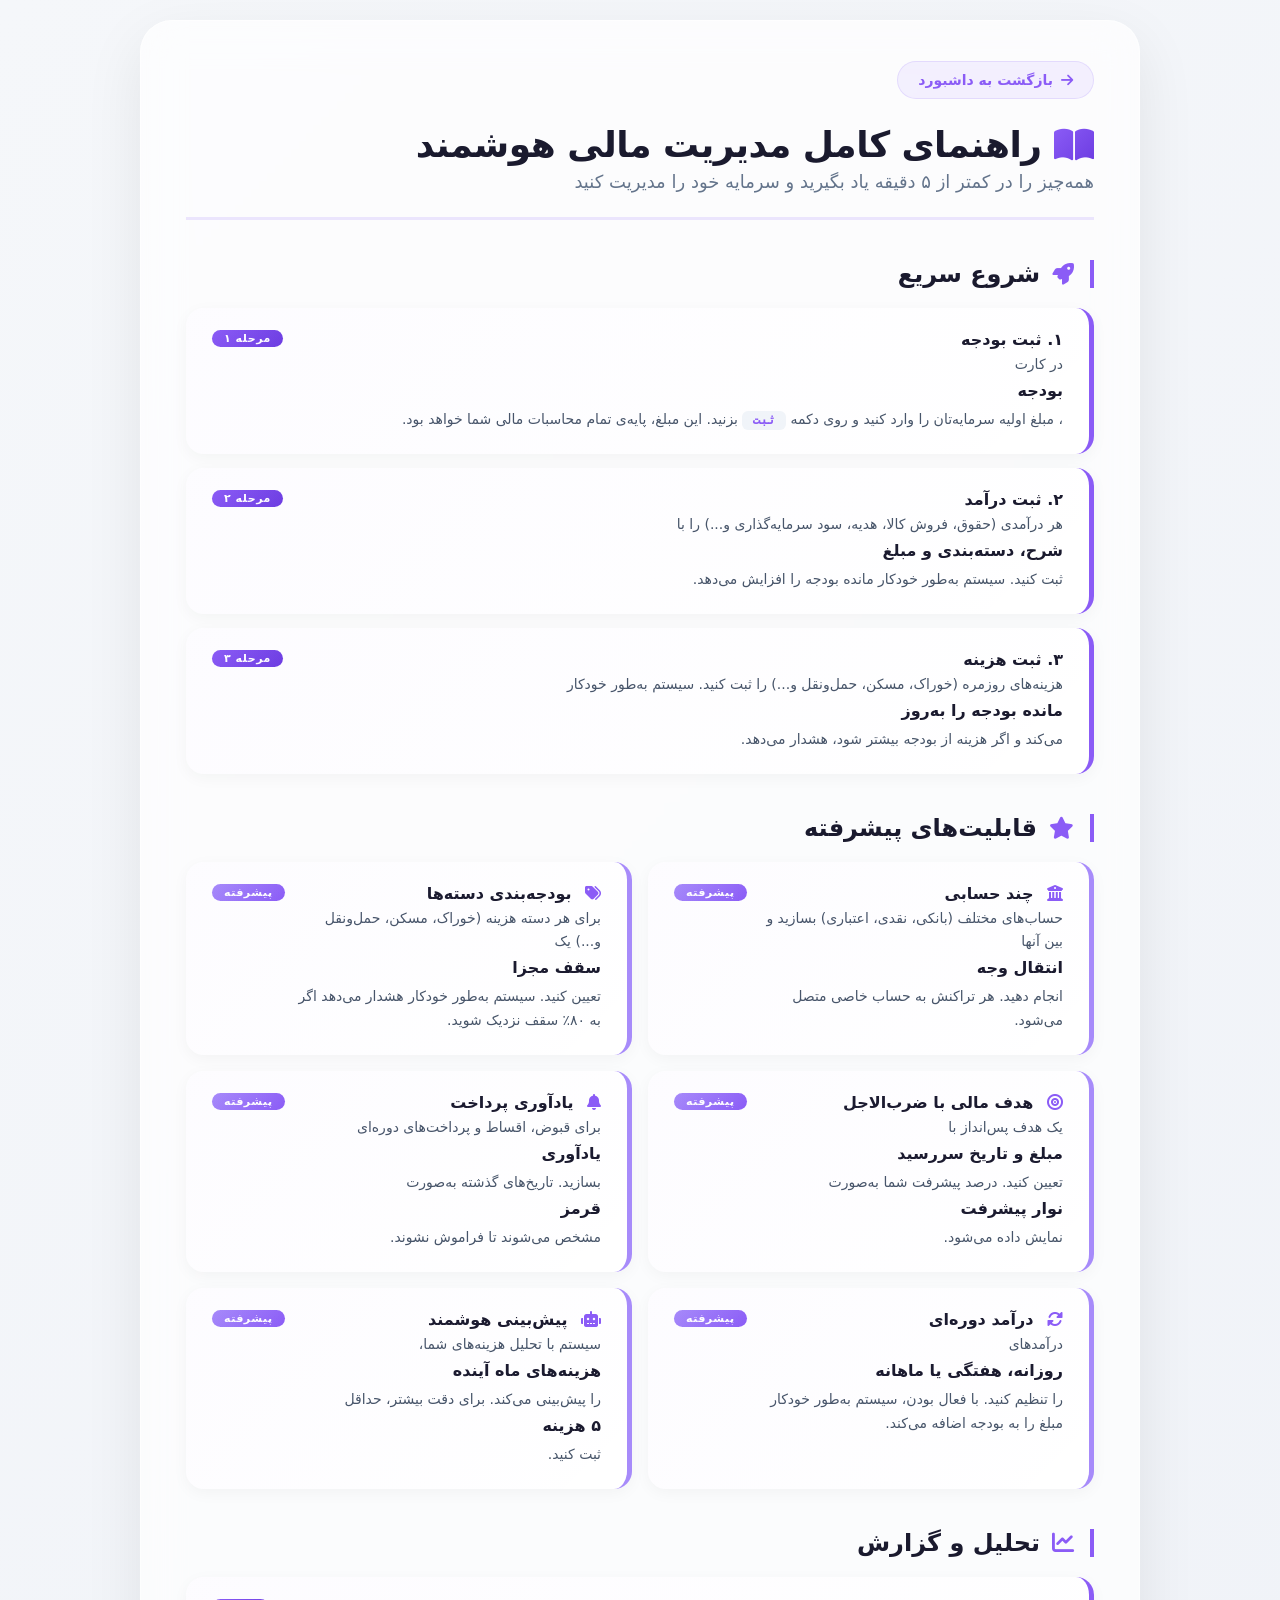
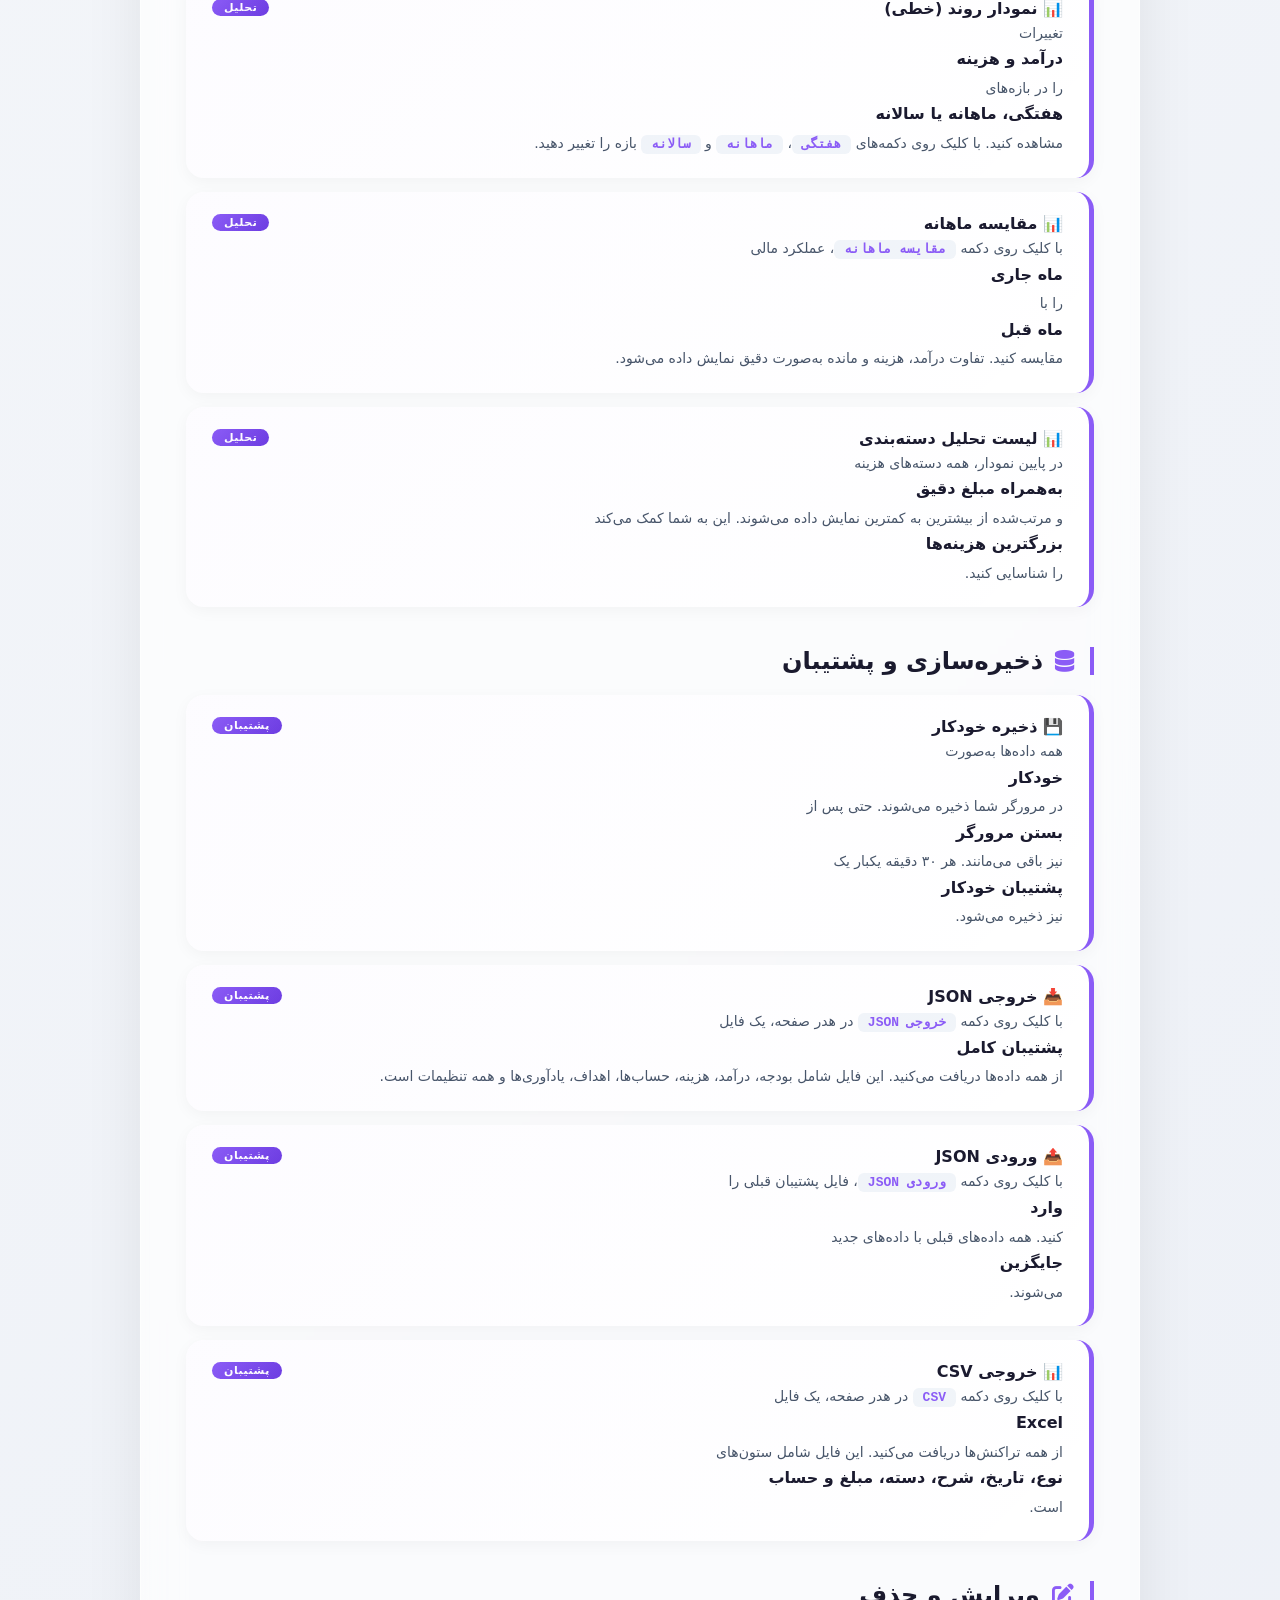
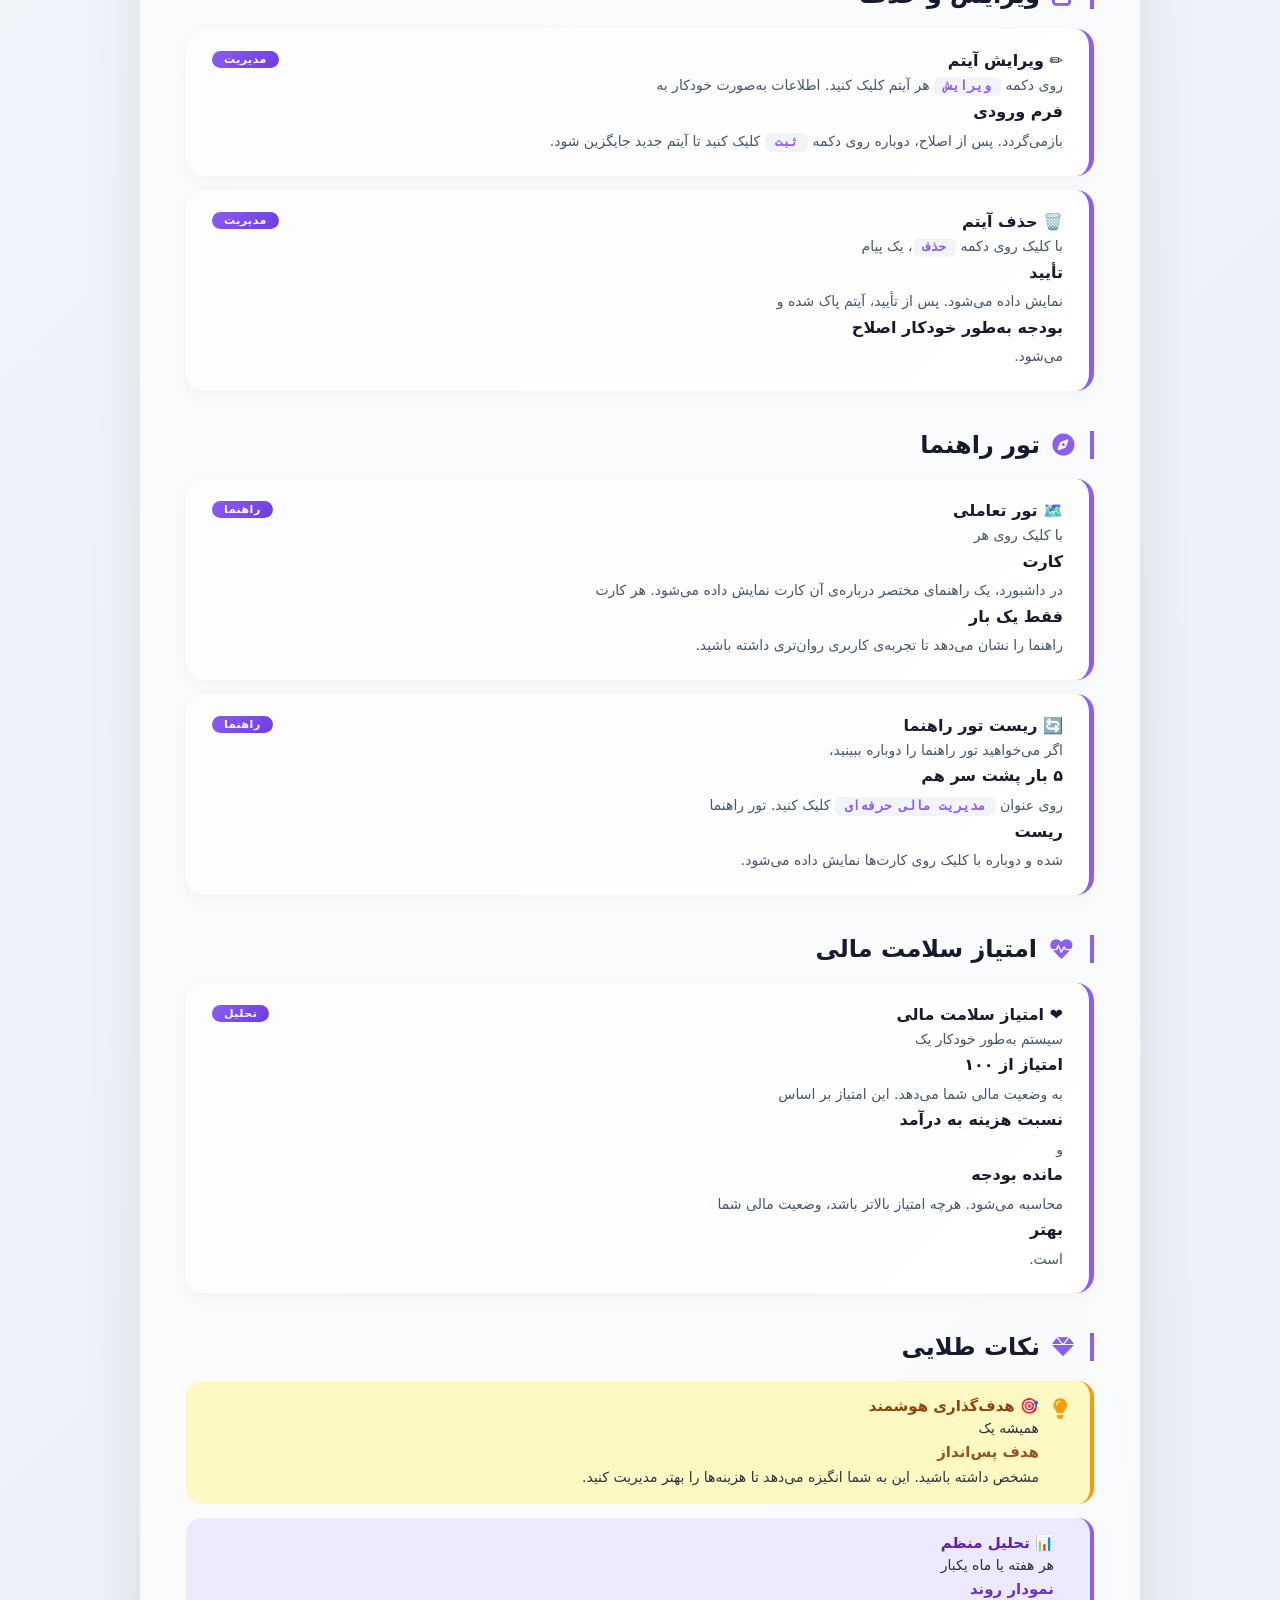
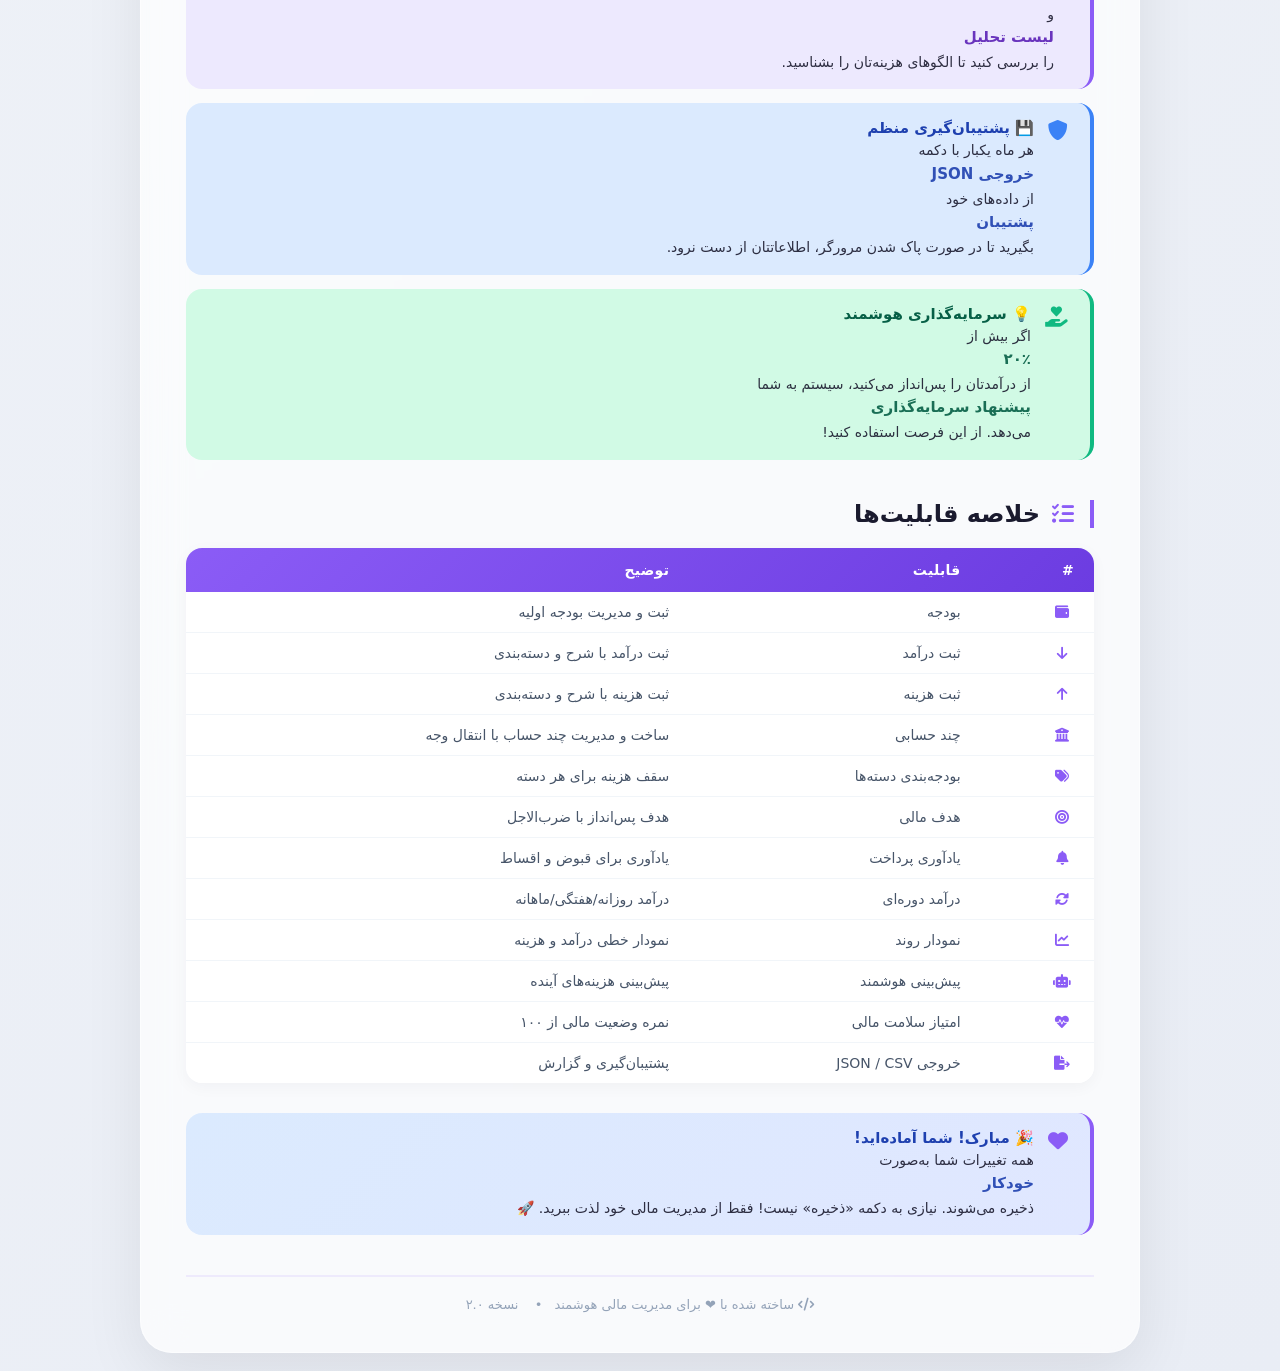
<file: help.html>
<!DOCTYPE html>
<html lang="fa" dir="rtl">
<head>
  <meta charset="UTF-8" />
  <meta name="viewport" content="width=device-width, initial-scale=1.0" />
  <title>راهنمای کامل | مدیریت مالی هوشمند</title>
  <link rel="stylesheet" href="https://cdnjs.cloudflare.com/ajax/libs/font-awesome/6.0.0/css/all.min.css" />
  <style>
    /* ===== RESET & BASE ===== */
    * {
      margin: 0;
      padding: 0;
      box-sizing: border-box;
    }

    body {
      font-family: 'Segoe UI', system-ui, -apple-system, sans-serif;
      background: linear-gradient(135deg, #f5f7fa 0%, #e9edf5 100%);
      color: #1a1a2e;
      padding: 20px;
      min-height: 100vh;
    }

    .container {
      max-width: 1000px;
      margin: 0 auto;
      background: rgba(255, 255, 255, 0.7);
      backdrop-filter: blur(20px);
      border-radius: 32px;
      padding: 40px 45px;
      box-shadow: 0 20px 60px rgba(0, 0, 0, 0.08);
      border: 1px solid rgba(255, 255, 255, 0.5);
    }

    /* ===== BACK BUTTON ===== */
    .back-btn {
      display: inline-flex;
      align-items: center;
      gap: 8px;
      color: #8B5CF6;
      text-decoration: none;
      font-weight: 600;
      font-size: 14px;
      padding: 10px 20px;
      border-radius: 40px;
      background: rgba(139, 92, 246, 0.08);
      transition: all 0.3s ease;
      margin-bottom: 25px;
      border: 1px solid rgba(139, 92, 246, 0.15);
    }

    .back-btn:hover {
      background: rgba(139, 92, 246, 0.15);
      transform: translateX(-4px);
      box-shadow: 0 4px 15px rgba(139, 92, 246, 0.2);
    }

    .back-btn i {
      font-size: 14px;
    }

    /* ===== HEADER ===== */
    .page-header {
      margin-bottom: 35px;
      padding-bottom: 25px;
      border-bottom: 3px solid rgba(139, 92, 246, 0.15);
    }

    .page-header h1 {
      font-size: 36px;
      font-weight: 800;
      color: #1a1a2e;
      display: flex;
      align-items: center;
      gap: 12px;
      letter-spacing: -0.5px;
    }

    .page-header h1 i {
      color: #8B5CF6;
      background: linear-gradient(135deg, #8B5CF6, #6C3CE1);
      -webkit-background-clip: text;
      -webkit-text-fill-color: transparent;
    }

    .page-header p {
      font-size: 18px;
      color: #64748B;
      margin-top: 6px;
      font-weight: 400;
    }
    /* ===== SECTION TITLE ===== */
.section-title {
  font-size: 24px;
  font-weight: 700;
  color: #1a1a2e;
  margin-top: 40px;
  margin-bottom: 20px;
  display: flex;
  align-items: center;
  gap: 12px;
  padding-right: 16px;
  border-right: 4px solid #8B5CF6;
}

.section-title i {
  color: #8B5CF6;
  font-size: 22px;
}

/* ===== STEP CARDS ===== */
.step {
  background: #fff;
  padding: 22px 26px;
  border-radius: 18px;
  margin: 14px 0;
  border-right: 5px solid #8B5CF6;
  box-shadow: 0 4px 16px rgba(0, 0, 0, 0.04);
  transition: all 0.3s cubic-bezier(0.4, 0, 0.2, 1);
  position: relative;
  overflow: hidden;
}

.step::before {
  content: '';
  position: absolute;
  top: 0;
  right: 0;
  width: 100%;
  height: 100%;
  background: linear-gradient(135deg, rgba(139, 92, 246, 0.02), transparent);
  pointer-events: none;
}

.step:hover {
  transform: translateX(-6px);
  box-shadow: 0 12px 32px rgba(0, 0, 0, 0.08);
  border-color: #6C3CE1;
}

.step .step-icon {
  display: inline-flex;
  align-items: center;
  justify-content: center;
  width: 40px;
  height: 40px;
  border-radius: 12px;
  background: rgba(139, 92, 246, 0.1);
  color: #8B5CF6;
  font-size: 18px;
  margin-left: 12px;
  flex-shrink: 0;
}

.step .step-content {
  display: flex;
  align-items: flex-start;
  gap: 14px;
}

.step .step-content .text {
  flex: 1;
}

.step .step-content .text strong {
  display: block;
  font-size: 16px;
  color: #1a1a2e;
  margin-bottom: 4px;
}

.step .step-content .text .desc {
  font-size: 14px;
  color: #475569;
  line-height: 1.7;
}

.step .step-content .text .desc code {
  background: #f1f5f9;
  padding: 2px 10px;
  border-radius: 6px;
  font-size: 13px;
  color: #8B5CF6;
  font-weight: 600;
  font-family: monospace;
}

.step .step-badge {
  background: linear-gradient(135deg, #8B5CF6, #6C3CE1);
  color: #fff;
  padding: 2px 12px;
  border-radius: 40px;
  font-size: 11px;
  font-weight: 700;
  letter-spacing: 0.5px;
  align-self: flex-start;
  flex-shrink: 0;
}

/* ===== TIPS ===== */
.tip {
  padding: 16px 22px;
  border-radius: 16px;
  margin: 14px 0;
  display: flex;
  align-items: flex-start;
  gap: 14px;
  transition: all 0.3s ease;
}

.tip i {
  font-size: 20px;
  flex-shrink: 0;
  margin-top: 2px;
}

.tip .tip-content {
  flex: 1;
}

.tip .tip-content strong {
  display: block;
  font-size: 15px;
  margin-bottom: 2px;
}

.tip .tip-content p {
  font-size: 14px;
  line-height: 1.6;
  opacity: 0.9;
}

.tip.gold {
  background: #fef9c3;
  border-right: 4px solid #F59E0B;
}
.tip.gold i {
  color: #F59E0B;
}
.tip.gold .tip-content strong {
  color: #92400E;
}

.tip.blue {
  background: #dbeafe;
  border-right: 4px solid #3B82F6;
}
.tip.blue i {
  color: #3B82F6;
}
.tip.blue .tip-content strong {
  color: #1E40AF;
}

.tip.purple {
  background: #ede9fe;
  border-right: 4px solid #8B5CF6;
}
.tip.purple i {
  color: #8B5CF6;
}
.tip.purple .tip-content strong {
  color: #5B21B6;
}

.tip.green {
  background: #d1fae5;
  border-right: 4px solid #10B981;
}
.tip.green i {
  color: #10B981;
}
.tip.green .tip-content strong {
  color: #065F46;
}

    /* ===== GRID FOR FEATURES ===== */
    .feature-grid {
      display: grid;
      grid-template-columns: 1fr 1fr;
      gap: 16px;
      margin: 16px 0;
    }

    .feature-grid .step {
      margin: 0;
      border-right-color: #A78BFA;
    }

    .feature-grid .step .step-badge {
      background: linear-gradient(135deg, #A78BFA, #8B5CF6);
    }

    /* ===== TABLE ===== */
    .feature-table {
      width: 100%;
      border-collapse: separate;
      border-spacing: 0;
      margin: 16px 0;
      border-radius: 16px;
      overflow: hidden;
      box-shadow: 0 4px 16px rgba(0, 0, 0, 0.04);
    }

    .feature-table thead {
      background: linear-gradient(135deg, #8B5CF6, #6C3CE1);
      color: #fff;
    }

    .feature-table th {
      padding: 14px 20px;
      text-align: right;
      font-weight: 600;
      font-size: 14px;
      letter-spacing: 0.3px;
    }

    .feature-table td {
      padding: 12px 20px;
      background: #fff;
      border-bottom: 1px solid #f1f5f9;
      font-size: 14px;
      color: #475569;
    }

    .feature-table tbody tr:hover td {
      background: #f8fafc;
    }

    .feature-table tbody tr:last-child td {
      border-bottom: none;
    }

    .feature-table td i {
      color: #8B5CF6;
      width: 24px;
      text-align: center;
    }

    /* ===== RESPONSIVE ===== */
    @media (max-width: 768px) {
      .container {
        padding: 24px 18px;
        border-radius: 20px;
      }

      .page-header h1 {
        font-size: 28px;
        flex-wrap: wrap;
      }

      .page-header p {
        font-size: 16px;
      }

      .section-title {
        font-size: 20px;
      }

      .step {
        padding: 18px 20px;
      }

      .step .step-content {
        flex-direction: column;
        gap: 8px;
      }

      .step .step-badge {
        align-self: flex-start;
      }

      .feature-grid {
        grid-template-columns: 1fr;
      }

      .feature-table {
        font-size: 13px;
      }

      .feature-table th,
      .feature-table td {
        padding: 10px 14px;
      }

      .tip {
        flex-direction: column;
        gap: 8px;
      }
    }

    @media (max-width: 480px) {
      .container {
        padding: 16px 12px;
        border-radius: 16px;
      }

      .page-header h1 {
        font-size: 24px;
      }

      .section-title {
        font-size: 18px;
        padding-right: 12px;
      }

      .step {
        padding: 14px 16px;
        border-right-width: 4px;
      }

      .feature-table {
        font-size: 12px;
      }

      .feature-table th,
      .feature-table td {
        padding: 8px 10px;
      }
    }
  </style>
</head>
<body>

<div class="container">

  <!-- ===== BACK BUTTON ===== -->
  <a href="index.html" class="back-btn">
    <i class="fas fa-arrow-right"></i>
    بازگشت به داشبورد
  </a>

  <!-- ===== HEADER ===== -->
  <div class="page-header">
    <h1>
      <i class="fas fa-book-open"></i>
      راهنمای کامل مدیریت مالی هوشمند
    </h1>
    <p>همه‌چیز را در کمتر از ۵ دقیقه یاد بگیرید و سرمایه خود را مدیریت کنید</p>
  </div>
  <!-- ============================================================ -->
<!-- بخش ۱: شروع سریع -->
<!-- ============================================================ -->
<h2 class="section-title">
  <i class="fas fa-rocket"></i>
  شروع سریع
</h2>

<div class="step">
  <div class="step-content">
    <div class="text">
      <strong>۱. ثبت بودجه</strong>
      <div class="desc">
        در کارت <strong>بودجه</strong>، مبلغ اولیه سرمایه‌تان را وارد کنید و روی دکمه <code>ثبت</code> بزنید.
        این مبلغ، پایه‌ی تمام محاسبات مالی شما خواهد بود.
      </div>
    </div>
    <span class="step-badge">مرحله ۱</span>
  </div>
</div>

<div class="step">
  <div class="step-content">
    <div class="text">
      <strong>۲. ثبت درآمد</strong>
      <div class="desc">
        هر درآمدی (حقوق، فروش کالا، هدیه، سود سرمایه‌گذاری و...) را با <strong>شرح، دسته‌بندی و مبلغ</strong> ثبت کنید.
        سیستم به‌طور خودکار مانده بودجه را افزایش می‌دهد.
      </div>
    </div>
    <span class="step-badge">مرحله ۲</span>
  </div>
</div>

<div class="step">
  <div class="step-content">
    <div class="text">
      <strong>۳. ثبت هزینه</strong>
      <div class="desc">
        هزینه‌های روزمره (خوراک، مسکن، حمل‌ونقل و...) را ثبت کنید.
        سیستم به‌طور خودکار <strong>مانده بودجه را به‌روز</strong> می‌کند و اگر هزینه از بودجه بیشتر شود، هشدار می‌دهد.
      </div>
    </div>
    <span class="step-badge">مرحله ۳</span>
  </div>
</div>

<!-- ============================================================ -->
<!-- بخش ۲: قابلیت‌های پیشرفته -->
<!-- ============================================================ -->
<h2 class="section-title">
  <i class="fas fa-star"></i>
  قابلیت‌های پیشرفته
</h2>

<div class="feature-grid">

  <div class="step">
    <div class="step-content">
      <div class="text">
        <strong><i class="fas fa-university" style="color:#8B5CF6; margin-left:8px;"></i> چند حسابی</strong>
        <div class="desc">
          حساب‌های مختلف (بانکی، نقدی، اعتباری) بسازید و بین آنها <strong>انتقال وجه</strong> انجام دهید.
          هر تراکنش به حساب خاصی متصل می‌شود.
        </div>
      </div>
      <span class="step-badge">پیشرفته</span>
    </div>
  </div>

  <div class="step">
    <div class="step-content">
      <div class="text">
        <strong><i class="fas fa-tags" style="color:#8B5CF6; margin-left:8px;"></i> بودجه‌بندی دسته‌ها</strong>
        <div class="desc">
          برای هر دسته هزینه (خوراک، مسکن، حمل‌ونقل و...) یک <strong>سقف مجزا</strong> تعیین کنید.
          سیستم به‌طور خودکار هشدار می‌دهد اگر به ۸۰٪ سقف نزدیک شوید.
        </div>
      </div>
      <span class="step-badge">پیشرفته</span>
    </div>
  </div>

  <div class="step">
    <div class="step-content">
      <div class="text">
        <strong><i class="fas fa-bullseye" style="color:#8B5CF6; margin-left:8px;"></i> هدف مالی با ضرب‌الاجل</strong>
        <div class="desc">
          یک هدف پس‌انداز با <strong>مبلغ و تاریخ سررسید</strong> تعیین کنید.
          درصد پیشرفت شما به‌صورت <strong>نوار پیشرفت</strong> نمایش داده می‌شود.
        </div>
      </div>
      <span class="step-badge">پیشرفته</span>
    </div>
  </div>

  <div class="step">
    <div class="step-content">
      <div class="text">
        <strong><i class="fas fa-bell" style="color:#8B5CF6; margin-left:8px;"></i> یادآوری پرداخت</strong>
        <div class="desc">
          برای قبوض، اقساط و پرداخت‌های دوره‌ای <strong>یادآوری</strong> بسازید.
          تاریخ‌های گذشته به‌صورت <strong>قرمز</strong> مشخص می‌شوند تا فراموش نشوند.
        </div>
      </div>
      <span class="step-badge">پیشرفته</span>
    </div>
  </div>

  <div class="step">
    <div class="step-content">
      <div class="text">
        <strong><i class="fas fa-sync-alt" style="color:#8B5CF6; margin-left:8px;"></i> درآمد دوره‌ای</strong>
        <div class="desc">
          درآمدهای <strong>روزانه، هفتگی یا ماهانه</strong> را تنظیم کنید.
          با فعال بودن، سیستم به‌طور خودکار مبلغ را به بودجه اضافه می‌کند.
        </div>
      </div>
      <span class="step-badge">پیشرفته</span>
    </div>
  </div>

  <div class="step">
    <div class="step-content">
      <div class="text">
        <strong><i class="fas fa-robot" style="color:#8B5CF6; margin-left:8px;"></i> پیش‌بینی هوشمند</strong>
        <div class="desc">
          سیستم با تحلیل هزینه‌های شما، <strong>هزینه‌های ماه آینده</strong> را پیش‌بینی می‌کند.
          برای دقت بیشتر، حداقل <strong>۵ هزینه</strong> ثبت کنید.
        </div>
      </div>
      <span class="step-badge">پیشرفته</span>
    </div>
  </div>

</div>
<!-- ============================================================ -->
<!-- بخش ۳: تحلیل و گزارش -->
<!-- ============================================================ -->
<h2 class="section-title">
  <i class="fas fa-chart-line"></i>
  تحلیل و گزارش
</h2>

<div class="step">
  <div class="step-content">
    <div class="text">
      <strong>📊 نمودار روند (خطی)</strong>
      <div class="desc">
        تغییرات <strong>درآمد و هزینه</strong> را در بازه‌های <strong>هفتگی، ماهانه یا سالانه</strong> مشاهده کنید.
        با کلیک روی دکمه‌های <code>هفتگی</code>، <code>ماهانه</code> و <code>سالانه</code> بازه را تغییر دهید.
      </div>
    </div>
    <span class="step-badge">تحلیل</span>
  </div>
</div>

<div class="step">
  <div class="step-content">
    <div class="text">
      <strong>📊 مقایسه ماهانه</strong>
      <div class="desc">
        با کلیک روی دکمه <code>مقایسه ماهانه</code>، عملکرد مالی <strong>ماه جاری</strong> را با <strong>ماه قبل</strong> مقایسه کنید.
        تفاوت درآمد، هزینه و مانده به‌صورت دقیق نمایش داده می‌شود.
      </div>
    </div>
    <span class="step-badge">تحلیل</span>
  </div>
</div>

<div class="step">
  <div class="step-content">
    <div class="text">
      <strong>📊 لیست تحلیل دسته‌بندی</strong>
      <div class="desc">
        در پایین نمودار، همه دسته‌های هزینه <strong>به‌همراه مبلغ دقیق</strong> و مرتب‌شده از بیشترین به کمترین نمایش داده می‌شوند.
        این به شما کمک می‌کند <strong>بزرگترین هزینه‌ها</strong> را شناسایی کنید.
      </div>
    </div>
    <span class="step-badge">تحلیل</span>
  </div>
</div>

<!-- ============================================================ -->
<!-- بخش ۴: ذخیره‌سازی و پشتیبان -->
<!-- ============================================================ -->
<h2 class="section-title">
  <i class="fas fa-database"></i>
  ذخیره‌سازی و پشتیبان
</h2>

<div class="step">
  <div class="step-content">
    <div class="text">
      <strong>💾 ذخیره خودکار</strong>
      <div class="desc">
        همه داده‌ها به‌صورت <strong>خودکار</strong> در مرورگر شما ذخیره می‌شوند.
        حتی پس از <strong>بستن مرورگر</strong> نیز باقی می‌مانند. هر ۳۰ دقیقه یکبار یک <strong>پشتیبان خودکار</strong> نیز ذخیره می‌شود.
      </div>
    </div>
    <span class="step-badge">پشتیبان</span>
  </div>
</div>

<div class="step">
  <div class="step-content">
    <div class="text">
      <strong>📥 خروجی JSON</strong>
      <div class="desc">
        با کلیک روی دکمه <code>خروجی JSON</code> در هدر صفحه، یک فایل <strong>پشتیبان کامل</strong> از همه داده‌ها دریافت می‌کنید.
        این فایل شامل بودجه، درآمد، هزینه، حساب‌ها، اهداف، یادآوری‌ها و همه تنظیمات است.
      </div>
    </div>
    <span class="step-badge">پشتیبان</span>
  </div>
</div>

<div class="step">
  <div class="step-content">
    <div class="text">
      <strong>📤 ورودی JSON</strong>
      <div class="desc">
        با کلیک روی دکمه <code>ورودی JSON</code>، فایل پشتیبان قبلی را <strong>وارد</strong> کنید.
        همه داده‌های قبلی با داده‌های جدید <strong>جایگزین</strong> می‌شوند.
      </div>
    </div>
    <span class="step-badge">پشتیبان</span>
  </div>
</div>

<div class="step">
  <div class="step-content">
    <div class="text">
      <strong>📊 خروجی CSV</strong>
      <div class="desc">
        با کلیک روی دکمه <code>CSV</code> در هدر صفحه، یک فایل <strong>Excel</strong> از همه تراکنش‌ها دریافت می‌کنید.
        این فایل شامل ستون‌های <strong>نوع، تاریخ، شرح، دسته، مبلغ و حساب</strong> است.
      </div>
    </div>
    <span class="step-badge">پشتیبان</span>
  </div>
</div>
  <!-- ============================================================ -->
  <!-- بخش ۵: ویرایش و حذف -->
  <!-- ============================================================ -->
  <h2 class="section-title">
    <i class="fas fa-edit"></i>
    ویرایش و حذف
  </h2>

  <div class="step">
    <div class="step-content">
      <div class="text">
        <strong>✏️ ویرایش آیتم</strong>
        <div class="desc">
          روی دکمه <code>ویرایش</code> هر آیتم کلیک کنید. اطلاعات به‌صورت خودکار به <strong>فرم ورودی</strong> بازمی‌گردد.
          پس از اصلاح، دوباره روی دکمه <code>ثبت</code> کلیک کنید تا آیتم جدید جایگزین شود.
        </div>
      </div>
      <span class="step-badge">مدیریت</span>
    </div>
  </div>

  <div class="step">
    <div class="step-content">
      <div class="text">
        <strong>🗑️ حذف آیتم</strong>
        <div class="desc">
          با کلیک روی دکمه <code>حذف</code>، یک پیام <strong>تأیید</strong> نمایش داده می‌شود.
          پس از تأیید، آیتم پاک شده و <strong>بودجه به‌طور خودکار اصلاح</strong> می‌شود.
        </div>
      </div>
      <span class="step-badge">مدیریت</span>
    </div>
  </div>

  <!-- ============================================================ -->
  <!-- بخش ۶: تور راهنما -->
  <!-- ============================================================ -->
  <h2 class="section-title">
    <i class="fas fa-compass"></i>
    تور راهنما
  </h2>

  <div class="step">
    <div class="step-content">
      <div class="text">
        <strong>🗺️ تور تعاملی</strong>
        <div class="desc">
          با کلیک روی هر <strong>کارت</strong> در داشبورد، یک راهنمای مختصر درباره‌ی آن کارت نمایش داده می‌شود.
          هر کارت <strong>فقط یک بار</strong> راهنما را نشان می‌دهد تا تجربه‌ی کاربری روان‌تری داشته باشید.
        </div>
      </div>
      <span class="step-badge">راهنما</span>
    </div>
  </div>

  <div class="step">
    <div class="step-content">
      <div class="text">
        <strong>🔄 ریست تور راهنما</strong>
        <div class="desc">
          اگر می‌خواهید تور راهنما را دوباره ببینید، <strong>۵ بار پشت سر هم</strong> روی عنوان <code>مدیریت مالی حرفه‌ای</code> کلیک کنید.
          تور راهنما <strong>ریست</strong> شده و دوباره با کلیک روی کارت‌ها نمایش داده می‌شود.
        </div>
      </div>
      <span class="step-badge">راهنما</span>
    </div>
  </div>

  <!-- ============================================================ -->
  <!-- بخش ۷: امتیاز سلامت مالی -->
  <!-- ============================================================ -->
  <h2 class="section-title">
    <i class="fas fa-heartbeat"></i>
    امتیاز سلامت مالی
  </h2>

  <div class="step">
    <div class="step-content">
      <div class="text">
        <strong>❤️ امتیاز سلامت مالی</strong>
        <div class="desc">
          سیستم به‌طور خودکار یک <strong>امتیاز از ۱۰۰</strong> به وضعیت مالی شما می‌دهد.
          این امتیاز بر اساس <strong>نسبت هزینه به درآمد</strong> و <strong>مانده بودجه</strong> محاسبه می‌شود.
          هرچه امتیاز بالاتر باشد، وضعیت مالی شما <strong>بهتر</strong> است.
        </div>
      </div>
      <span class="step-badge">تحلیل</span>
    </div>
  </div>

  <!-- ============================================================ -->
  <!-- بخش ۸: نکات طلایی -->
  <!-- ============================================================ -->
  <h2 class="section-title">
    <i class="fas fa-gem"></i>
    نکات طلایی
  </h2>

  <div class="tip gold">
    <i class="fas fa-lightbulb"></i>
    <div class="tip-content">
      <strong>🎯 هدف‌گذاری هوشمند</strong>
      <p>همیشه یک <strong>هدف پس‌انداز</strong> مشخص داشته باشید. این به شما انگیزه می‌دهد تا هزینه‌ها را بهتر مدیریت کنید.</p>
    </div>
  </div>

  <div class="tip purple">
    <i class="fas fa-chart-simple"></i>
    <div class="tip-content">
      <strong>📊 تحلیل منظم</strong>
      <p>هر هفته یا ماه یکبار <strong>نمودار روند</strong> و <strong>لیست تحلیل</strong> را بررسی کنید تا الگوهای هزینه‌تان را بشناسید.</p>
    </div>
  </div>

  <div class="tip blue">
    <i class="fas fa-shield-alt"></i>
    <div class="tip-content">
      <strong>💾 پشتیبان‌گیری منظم</strong>
      <p>هر ماه یکبار با دکمه <strong>خروجی JSON</strong> از داده‌های خود <strong>پشتیبان</strong> بگیرید تا در صورت پاک شدن مرورگر، اطلاعاتتان از دست نرود.</p>
    </div>
  </div>

  <div class="tip green">
    <i class="fas fa-hand-holding-heart"></i>
    <div class="tip-content">
      <strong>💡 سرمایه‌گذاری هوشمند</strong>
      <p>اگر بیش از <strong>۲۰٪</strong> از درآمدتان را پس‌انداز می‌کنید، سیستم به شما <strong>پیشنهاد سرمایه‌گذاری</strong> می‌دهد. از این فرصت استفاده کنید!</p>
    </div>
  </div>

  <!-- ============================================================ -->
  <!-- بخش ۹: جدول خلاصه قابلیت‌ها -->
  <!-- ============================================================ -->
  <h2 class="section-title">
    <i class="fas fa-list-check"></i>
    خلاصه قابلیت‌ها
  </h2>

  <table class="feature-table">
    <thead>
      <tr>
        <th>#</th>
        <th>قابلیت</th>
        <th>توضیح</th>
      </tr>
    </thead>
    <tbody>
      <tr>
        <td><i class="fas fa-wallet"></i></td>
        <td>بودجه</td>
        <td>ثبت و مدیریت بودجه اولیه</td>
      </tr>
      <tr>
        <td><i class="fas fa-arrow-down"></i></td>
        <td>ثبت درآمد</td>
        <td>ثبت درآمد با شرح و دسته‌بندی</td>
      </tr>
      <tr>
        <td><i class="fas fa-arrow-up"></i></td>
        <td>ثبت هزینه</td>
        <td>ثبت هزینه با شرح و دسته‌بندی</td>
      </tr>
      <tr>
        <td><i class="fas fa-university"></i></td>
        <td>چند حسابی</td>
        <td>ساخت و مدیریت چند حساب با انتقال وجه</td>
      </tr>
      <tr>
        <td><i class="fas fa-tags"></i></td>
        <td>بودجه‌بندی دسته‌ها</td>
        <td>سقف هزینه برای هر دسته</td>
      </tr>
      <tr>
        <td><i class="fas fa-bullseye"></i></td>
        <td>هدف مالی</td>
        <td>هدف پس‌انداز با ضرب‌الاجل</td>
      </tr>
      <tr>
        <td><i class="fas fa-bell"></i></td>
        <td>یادآوری پرداخت</td>
        <td>یادآوری برای قبوض و اقساط</td>
      </tr>
      <tr>
        <td><i class="fas fa-sync-alt"></i></td>
        <td>درآمد دوره‌ای</td>
        <td>درآمد روزانه/هفتگی/ماهانه</td>
      </tr>
      <tr>
        <td><i class="fas fa-chart-line"></i></td>
        <td>نمودار روند</td>
        <td>نمودار خطی درآمد و هزینه</td>
      </tr>
      <tr>
        <td><i class="fas fa-robot"></i></td>
        <td>پیش‌بینی هوشمند</td>
        <td>پیش‌بینی هزینه‌های آینده</td>
      </tr>
      <tr>
        <td><i class="fas fa-heartbeat"></i></td>
        <td>امتیاز سلامت مالی</td>
        <td>نمره وضعیت مالی از ۱۰۰</td>
      </tr>
      <tr>
        <td><i class="fas fa-file-export"></i></td>
        <td>خروجی JSON / CSV</td>
        <td>پشتیبان‌گیری و گزارش</td>
      </tr>
    </tbody>
  </table>

  <!-- ============================================================ -->
  <!-- بخش ۱۰: نکته نهایی -->
  <!-- ============================================================ -->
  <div class="tip blue" style="margin-top: 30px; background: linear-gradient(135deg, #dbeafe, #e0e7ff); border-color: #8B5CF6;">
    <i class="fas fa-heart" style="color: #8B5CF6;"></i>
    <div class="tip-content">
      <strong>🎉 مبارک! شما آماده‌اید!</strong>
      <p>
        همه تغییرات شما به‌صورت <strong>خودکار</strong> ذخیره می‌شوند.
        نیازی به دکمه «ذخیره» نیست! فقط از مدیریت مالی خود لذت ببرید. 🚀
      </p>
    </div>
  </div>

  <!-- ===== FOOTER ===== -->
  <div style="margin-top: 40px; padding-top: 20px; border-top: 2px solid rgba(139, 92, 246, 0.1); text-align: center; font-size: 13px; color: #94A3B8;">
    <i class="fas fa-code"></i> ساخته شده با ❤️ برای مدیریت مالی هوشمند
    <span style="display: inline-block; margin: 0 8px;">•</span>
    <i class="fas fa-version"></i> نسخه ۲.۰
  </div>

</div>

</body>
</html>
</file>
